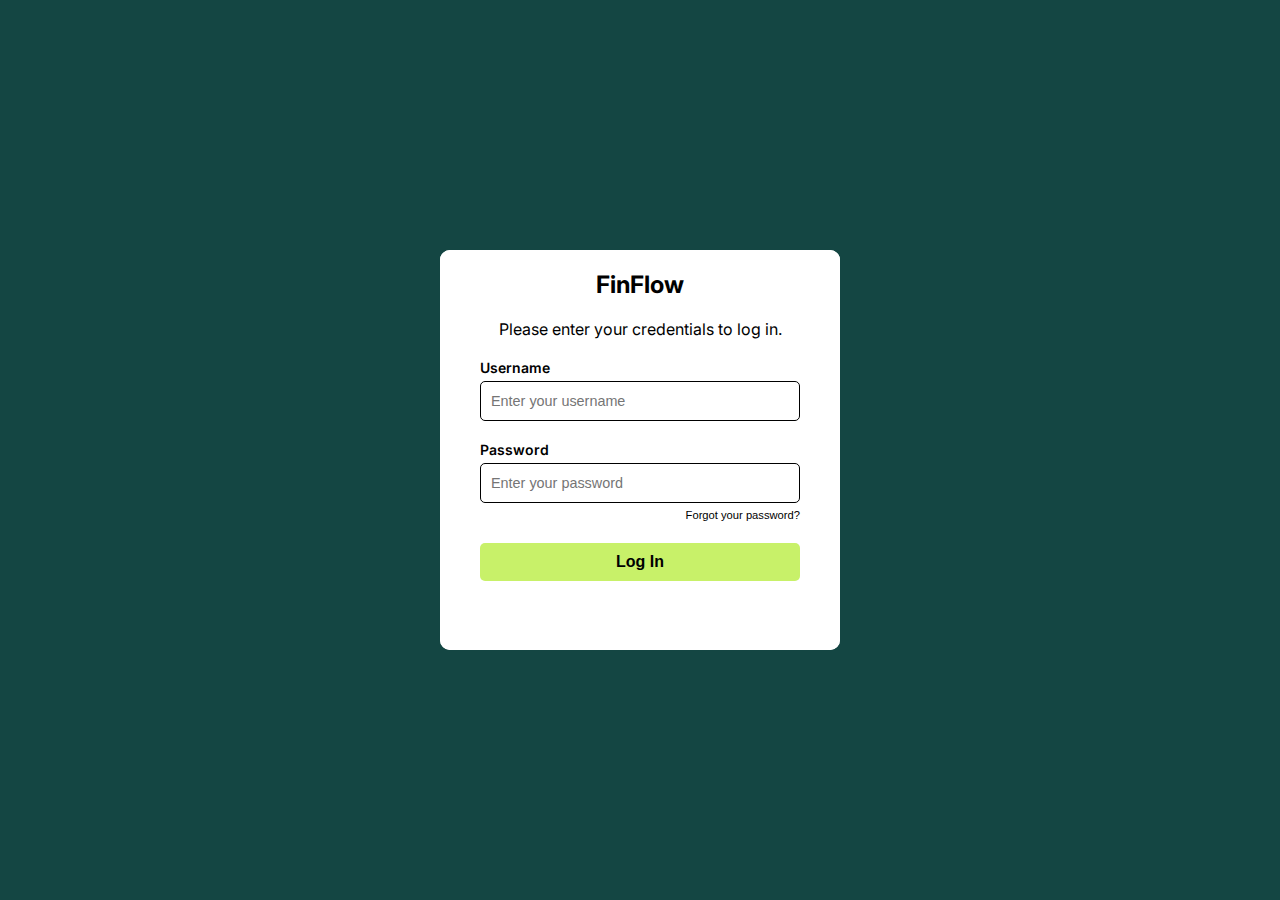
<file: login.html>
<!DOCTYPE html>
<html lang="en">
  <head>
    <meta charset="UTF-8" />
    <meta name="viewport" content="width=device-width, initial-scale=1.0" />
    <link rel="stylesheet" href="./styles/login.css" />
    <title>Login</title>
  </head>
  <body>
    <!-- HERO SECTION -->
    <section class="login-main-container">
      <!-- <div>
        <div class="wave-1"></div>
        <div class="wave-1"></div>
        <div class="wave-1"></div>
      </div> -->
      <div class="login-container">
        <form id="login-form" action="login.php" method="POST">
          <p class="logo">FinFlow</p>
          <p class="hero-light-text">
            Please enter your credentials to log in.
          </p>

          <div class="input-group">
            <label for="username">Username</label>
            <input
              type="text"
              id="username"
              name="username"
              placeholder="Enter your username"
              required
            />
          </div>
          <div class="input-group">
            <label for="password">Password</label>
            <input
              type="password"
              id="password"
              name="password"
              placeholder="Enter your password"
              required
            />
            <span class="forgot-password">
              <a href="#"> Forgot your password? </a>
            </span>
          </div>
          <!-- <div class="input-group">
            <input type="checkbox" id="remember" name="remember" />
            <label for="remember">Remember me</label>
          </div> -->
          <div class="input-group">
            <button type="submit" id="login-button">Log In</button>
          </div>
        </form>

        <!-- <p class="info-text">
          <span>Don't have an account? </span>
          <a href="./register.html">Sign Up</a>
        </p> -->
      </div>
    </section>
  </body>
</html>
</file>
<file: styles/login.css>
/* CSS code for the login design screen */
@import url("https://fonts.googleapis.com/css2?family=Inter:wght@100..900&display=swap");

* {
  font-family: "Inter", sans-serif;
  padding: 0;
  margin: 0;
  box-sizing: border-box;
}
:root {
  --yellow: #ffdc39;
  --white: #ffffff;
  --gray: #e0e0e0;
}
.login-main-container{
  background-color: rgba(20, 70, 67, 1);
  display: flex;
  align-items: center;
  justify-content: center;
  height: 100vh;
}
.login-container{
  display: flex;
  align-items: center;
  justify-items: center;
  z-index: 999 !important;
  background-color: white;
  border-radius: 10px;
}
.logo {
  color: #000;
  font-weight: 700;
  font-size: 24px;
  padding-bottom: 20px;
}

.login-hero {
  overflow: hidden !important;
  height: 100vh;
  width: 100vw;
}

.login-hero::before {
  overflow: hidden !important;
  height: 100vh;
  width: 100vw;
  content: "";
  position: absolute;
  top: 0;
  left: 0;
  width: 100%;
  height: 100%;
  background-color: rgba(20, 70, 67, 1);
}
.hero-light-text {
  text-align: center;
  color: black;
  margin-bottom: 20px;
}
.hero-text {
  position: absolute;
  top: 50%;
  left: 50%;
  transform: translate(-50%, -50%);
  color: white;
}

.hero-text h1 {
  font-size: 3rem;
  font-weight: bold;
}
@media (max-width: 768px) {
  .hero-text h1 {
    font-size: 2rem;
  }
}
/* ndfkjn */
#login-form {
  width: 100%;
  min-width: 400px;
  min-height: 400px;
  height: 80%;
  background-color: var(--white);
  padding: 40px;
  padding-top: 10px;
  border-radius: 10px;
  box-sizing: border-box;
}

.form p {
  font-family: "Roboto", sans-serif;
  font-weight: 300;
  font-size: 16px;
  color: #1a1a1a;
  margin: 0 0 20px 0;
}

#login-form {
  display: flex;
  flex-direction: column;
  align-items: center;
  justify-content: center;
  width: 100%;
  height: 100%;
}

.input-group {
  display: flex;
  width: 100%;
  flex-direction: column;
  margin: 0 0 20px 0;
}

/* Style the input group label */
.input-group label {
  font-weight: 600;
  font-size: 14px;
  color: #000;
  margin: 0 0 5px 0;
}

/* Style the input group input */
.input-group input {
  font-family: "Roboto", sans-serif;
  font-weight: 300;
  font-size: 16px;
  color: black;
  padding: 10px;
  border: 1px solid black;
  border-radius: 5px;
  outline: none;
  height: 2.5rem;
}

::placeholder {
  font-size: 0.9rem;
}

.forgot-password {
  text-align: right;
}
.forgot-password a {
  font-size: 0.7rem !important;
  color: black !important;
}

/* Style the input group checkbox */
.input-group input[type="checkbox"] {
  width: auto;
  margin: 0 5px 0 0;
}

/* Style the input group button */
.input-group button {
  font-family: "Roboto", sans-serif;
  font-weight: 600;
  font-size: 16px;
  color: #000;
  background-color: #c8f169;
  padding: 10px;
  border: none;
  border-radius: 5px;
  cursor: pointer;
}

/* Style the input group link */
.input-group a {
  font-family: "Roboto", sans-serif;
  font-weight: 300;
  font-size: 16px;
  color: var(--gray);
  text-decoration: none;
}

.input-group button:hover,
.input-group a:hover {
  opacity: 0.8;
}

.info-text {
  color: white;
  text-align: center;
}
.info-text a {
  color: var(--gray);
  text-decoration: none;
}

/* Make the login screen responsive for smaller screens */
@media screen and (max-width: 768px) {
  .hero-text {
    width: 90%;
  }

  /* Adjust the height and width of the form container */
  .form {
    height: 50%;
    width: 100%;
  }
}

.wave-1 {
  background: rgb(255 255 255 / 25%);
  border-radius: 1000% 1000% 0 0;
  position: absolute;
  width: 200%;
  height: 10rem;
  animation: wave 10s -3s linear infinite;
  transform: translate3d(0, 0, 0);
  opacity: 0.8;
  bottom: 0rem;
  left: 0;
  z-index: 1;
}
.wave-1:nth-of-type(2) {
  bottom: -0.25rem;
  animation: wave 18s linear reverse infinite;
  opacity: 0.8;
}

.wave-1:nth-of-type(3) {
  bottom: -0.5rem;
  animation: wave 20s -1s reverse infinite;
  opacity: 0.9;
}

@keyframes wave {
  2% {
    transform: translateX(1);
  }

  25% {
    transform: translateX(-25%);
  }

  50% {
    transform: translateX(-50%);
  }

  75% {
    transform: translateX(-25%);
  }

  100% {
    transform: translateX(1);
  }
}
</file>
